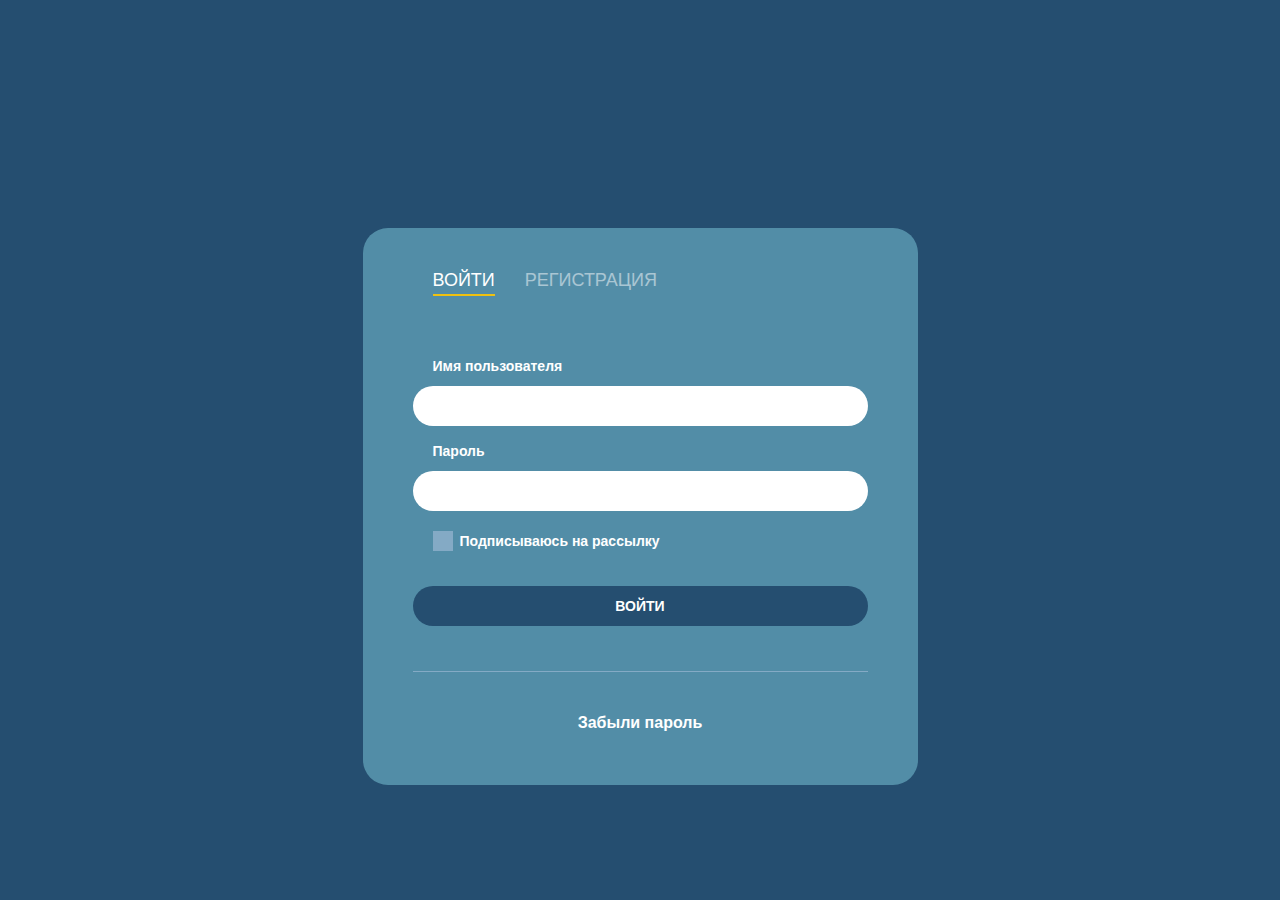
<file: test/index.html>
<!DOCTYPE html>
<html lang="en">
<head>
   <meta charset="UTF-8">
   <meta name="viewport" content="width=device-width, initial-scale=1.0">
   <title>Вход</title>
   <link rel="stylesheet" href="https://cdnjs.cloudflare.com/ajax/libs/twitter-bootstrap/3.3.7/css/bootstrap.min.css" />
<script src="https://cdnjs.cloudflare.com/ajax/libs/jquery/3.1.1/jquery.min.js"></script>
<script src="https://cdnjs.cloudflare.com/ajax/libs/twitter-bootstrap/3.3.7/js/bootstrap.min.js"></script>
<link rel="stylesheet" href="styles.css">
</head>
<body>
   <div class="container">
      <div class="row">
      <div class="col-md-offset-3 col-md-6">
     
      <div class="tab" role="tabpanel">
      <!-- Nav tabs -->
      <ul class="nav nav-tabs" role="tablist">
      <li role="presentation" class="active"><a href="#Section1" aria-controls="home" role="tab" data-toggle="tab">Войти</a></li>
      <li role="presentation"><a href="#Section2" aria-controls="profile" role="tab" data-toggle="tab">Регистрация</a></li>
      </ul>
      <!-- Tab panes -->
      <div class="tab-content tabs">
      <div role="tabpanel" class="tab-pane fade in active" id="Section1">
      <form class="form-horizontal">
      <div class="form-group">
      <label for="exampleInputEmail1">Имя пользователя</label>
      <input type="email" class="form-control" id="exampleInputEmail1">
      </div>
      <div class="form-group">
      <label for="exampleInputPassword1">Пароль</label>
      <input type="password" class="form-control" id="exampleInputPassword1">
      </div>
      <div class="form-group">
      <div class="main-checkbox">
      <input value="None" id="checkbox1" name="check" type="checkbox">
      <label for="checkbox1"></label>
      </div>
      <span class="text">Подписываюсь на рассылку</span>
      </div>
      <div class="form-group">
      <button type="submit" class="btn btn-default">Войти</button>
      </div>
      <div class="form-group forgot-pass">
      <button type="submit" class="btn btn-default">Забыли пароль</button>
      </div>
      </form>
      </div>
      <div role="tabpanel" class="tab-pane fade" id="Section2">
      <form class="form-horizontal">
      <div class="form-group">
      <label for="exampleInputEmail1">Имя</label>
      <input type="text" class="form-control" id="exampleInputEmail1">
      </div>
      <div class="form-group">
      <label for="exampleInputEmail1">Фамилия</label>
      <input type="text" class="form-control" id="exampleInputEmail1">
      </div>
      <div class="form-group">
      <label for="exampleInputEmail1">Адрес электронной почты</label>
      <input type="email" class="form-control" id="exampleInputEmail1">
      </div>
      <div class="form-group">
      <label for="exampleInputPassword1">Пароль</label>
      <input type="password" class="form-control" id="exampleInputPassword1">
      </div>
      <div class="form-group">
      <button type="submit" class="btn btn-default">Зарегистрироваться</button>
      </div>
      </form>
      </div>
      </div>
      </div>
</body>
</html>
</file>
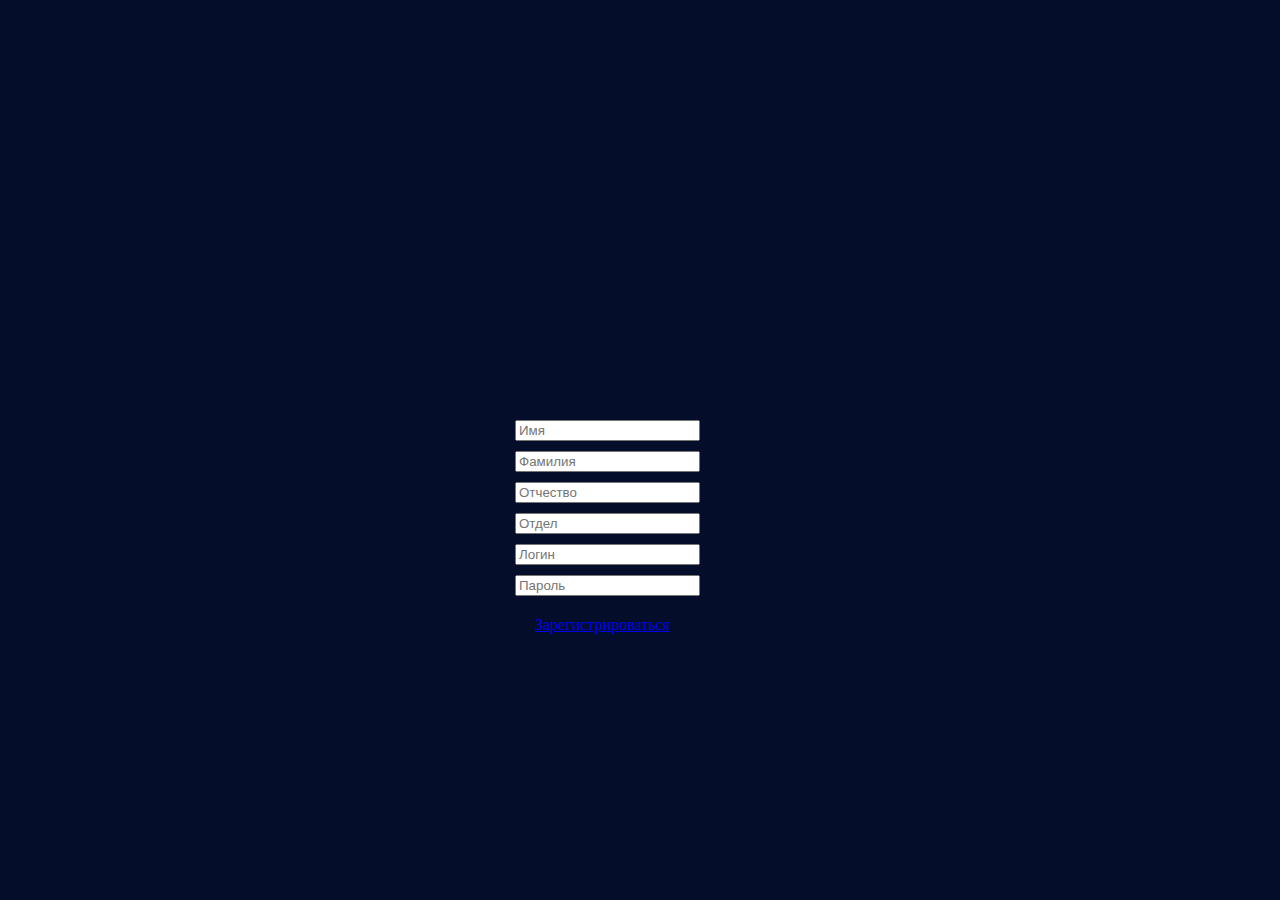
<file: registration.html>
<!DOCTYPE html>
<html lang="ru">
<head>
   <meta charset="UTF-8">
   <meta name="viewport" content="width=device-width, initial-scale=1.0">
   <title>Document</title>
   <link href="https://cdn.jsdelivr.net/npm/bootstrap@5.3.0/dist/css/bootstrap.min.css" rel="stylesheet" integrity="sha384-9ndCyUaIbzAi2FUVXJi0CjmCapSmO7SnpJef0486qhLnuZ2cdeRhO02iuK6FUUVM" crossorigin="anonymous">
   <link rel="stylesheet" href="style_for_registration.css">
</head>
<body>
   <div class="block-registration">
      <div class="input-group mb-3" class="input-group">
         <div class="name">
            <input type="text" class="form-control" placeholder="Имя" aria-label="Recipient's username" aria-describedby="button-addon2">
         </div>
         <div class="second-name">
            <input type="text" class="form-control" placeholder="Фамилия" aria-label="Recipient's username" aria-describedby="button-addon2">
         </div>
         <div class="last-name">
            <input type="text" class="form-control" placeholder="Отчество" aria-label="Recipient's username" aria-describedby="button-addon2">
         </div>
         <div class="department">
            <input type="text" class="form-control" placeholder="Отдел" aria-label="Recipient's username" aria-describedby="button-addon2">
         </div>
         <div class="login">
            <input type="text" class="form-control" placeholder="Логин" aria-label="Recipient's username" aria-describedby="button-addon2">
         </div>
         <div class="password">
            <input type="text" class="form-control" placeholder="Пароль" aria-label="Recipient's username" aria-describedby="button-addon2">
         </div>
      
         <div class="registration">
            <a href="/login.html" class="btn btn-primary" role="button" data-bs-toggle="button">Зарегистрироваться</a>
         </div>
      </div>
   </div>
</body>
</html>
</file>
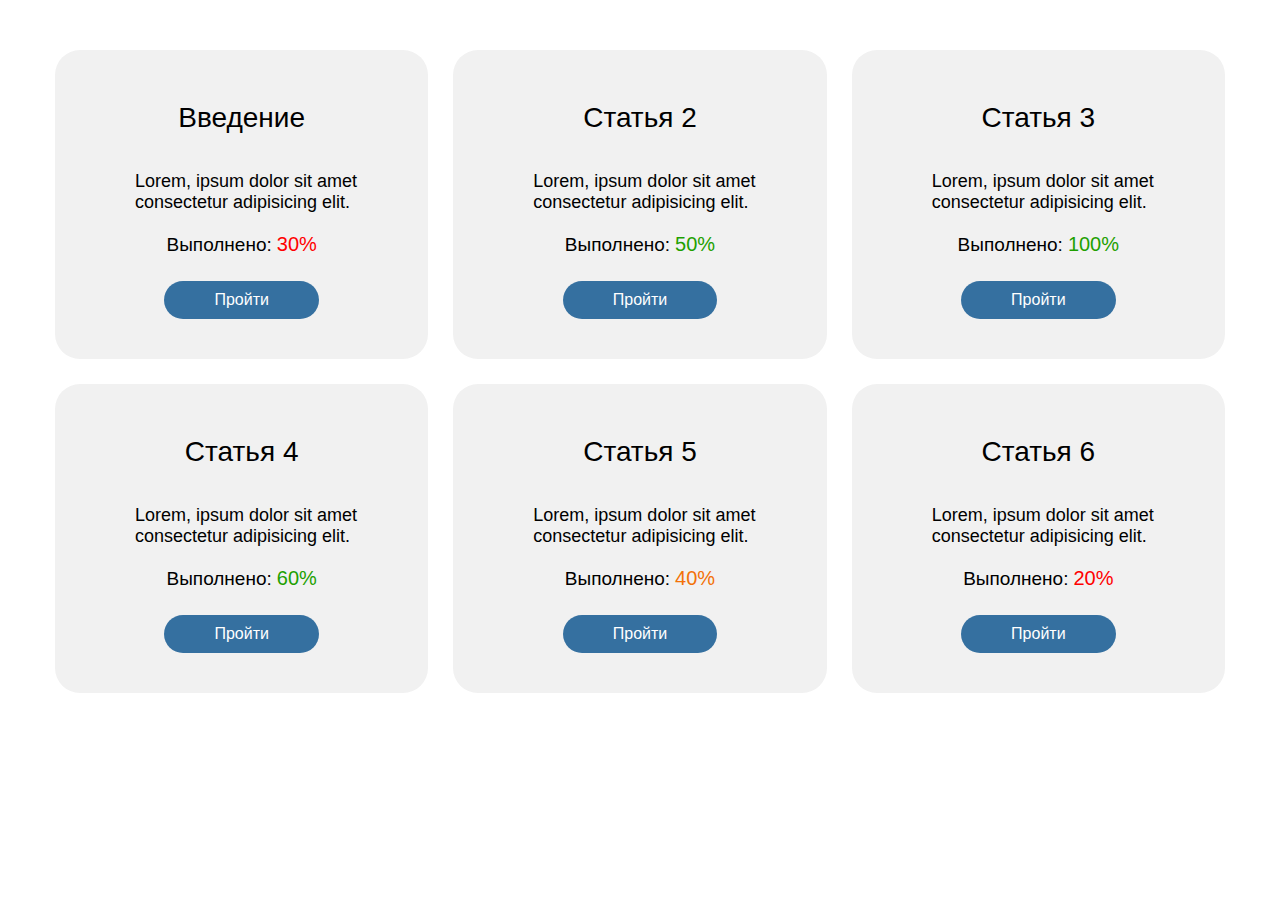
<file: card/card.html>
<!DOCTYPE html>
<html lang="ru">
  <head>
    <meta charset="UTF-8" />
    <meta http-equiv="X-UA-Compatible" content="IE=edge" />
    <meta name="viewport" content="width=device-width, initial-scale=1.0" />
    <title>Document</title>
    <link rel="stylesheet" href="/card/card-style.css" />
  </head>
  <body>
    <section class="card">
      <div class="container">
        <ul class="card__list">
          <li class="card__item">
            <h2 class="card__item-title">Введение</h2>
            <p class="card__item-description">
              Lorem, ipsum dolor sit amet consectetur adipisicing elit.
            </p>
            <p class="card__item-progress">
              Выполнено:<span class="description_percent very-bad">30%</span>
            </p>
            <a class="card__item-btn" href="#">Пройти</a>
          </li>
          <li class="card__item">
            <h2 class="card__item-title">Статья 2</h2>
            <p class="card__item-description">
              Lorem, ipsum dolor sit amet consectetur adipisicing elit.
            </p>
            <p class="card__item-progress">
              Выполнено:<span class="description_percent good">50%</span>
            </p>
            <a class="card__item-btn" href="#">Пройти</a>
          </li>
          <li class="card__item">
            <h2 class="card__item-title">Статья 3</h2>
            <p class="card__item-description">
              Lorem, ipsum dolor sit amet consectetur adipisicing elit.
            </p>
            <p class="card__item-progress">
              Выполнено:<span class="description_percent good">100%</span>
            </p>
            <a class="card__item-btn" href="#">Пройти</a>
          </li>
          <li class="card__item">
            <h2 class="card__item-title">Статья 4</h2>
            <p class="card__item-description">
              Lorem, ipsum dolor sit amet consectetur adipisicing elit.
            </p>
            <p class="card__item-progress">
              Выполнено:<span class="description_percent good">60%</span>
            </p>
            <a class="card__item-btn" href="#">Пройти</a>
          </li>
          <li class="card__item">
            <h2 class="card__item-title">Статья 5</h2>
            <p class="card__item-description">
              Lorem, ipsum dolor sit amet consectetur adipisicing elit.
            </p>
            <p class="card__item-progress">
              Выполнено:<span class="description_percent bad">40%</span>
            </p>
            <a class="card__item-btn" href="#">Пройти</a>
          </li>
          <li class="card__item">
            <h2 class="card__item-title">Статья 6</h2>
            <p class="card__item-description">
              Lorem, ipsum dolor sit amet consectetur adipisicing elit.
            </p>
            <p class="card__item-progress">
              Выполнено:<span class="description_percent very-bad">20%</span>
            </p>
            <a class="card__item-btn" href="#">Пройти</a>
          </li>
        </ul>
      </div>
    </section>
  </body>
</html>
</file>
<file: test/styles.css>
a:hover,
a:focus {
  outline: none;
  text-decoration: none;
}

body {
  background-color: #254e70;
}

.tab {
  /* background: #574ae2; */
  /* background: -webkit-linear-gradient(to bottom, #6f0000, #200122);
  background: linear-gradient(to bottom, #6f0000, #200122); */
  padding: 40px 50px;
  position: relative;
}
.tab:before {
  content: "";
  width: 100%;
  height: 100%;
  display: block;
  position: absolute;
  top: 0;
  left: 0;
  background: #5a99b0;
  opacity: 0.85;
  border-radius: 25px;
}

.row {
  margin-top: 20%;
}

.tab .nav-tabs {
  border-bottom: none;
  padding: 0 20px;
  position: relative;
}
.tab .nav-tabs li {
  margin: 0 30px 0 0;
}
.tab .nav-tabs li a {
  font-size: 18px;
  color: #fff;
  border-radius: 0;
  text-transform: uppercase;
  background: transparent;
  padding: 0;
  margin-right: 0;
  border: none;
  border-bottom: 2px solid transparent;
  opacity: 0.5;
  position: relative;
  transition: all 0.5s ease 0s;
}
.tab .nav-tabs li a:hover {
  background: transparent;
}
.tab .nav-tabs li.active a,
.tab .nav-tabs li.active a:focus,
.tab .nav-tabs li.active a:hover {
  border: none;
  background: transparent;
  opacity: 1;
  border-bottom: 2px solid #eec111;
  color: #fff;
}
.tab .tab-content {
  padding: 20px 0 0 0;
  margin-top: 40px;
  background: transparent;
  z-index: 1;
  position: relative;
}
.form-bg {
  background: #ddd;
}
.form-horizontal .form-group {
  margin: 0 0 15px 0;
  position: relative;
}
.form-horizontal .form-control {
  height: 40px;
  background: #fff;
  border: none;
  border-radius: 20px;
  box-shadow: none;
  padding: 0 20px;
  font-size: 14px;
  font-weight: bold;
  color: #254e70;
  transition: all 0.3s ease 0s;
}
.form-horizontal .form-control:focus {
  box-shadow: none;
  outline: 0 none;
}
.form-horizontal .form-group label {
  padding: 0 20px;
  color: #fff;
  /* text-transform: capitalize; */
  margin-bottom: 10px;
}
.form-horizontal .main-checkbox {
  width: 20px;
  height: 20px;
  background: #84aac5;
  float: left;
  margin: 5px 0 0 20px;
  border: 1px solid #84aac5;
  position: relative;
}
.form-horizontal .main-checkbox label {
  width: 20px;
  height: 20px;
  position: absolute;
  top: 0;
  left: 0;
  cursor: pointer;
}
.form-horizontal .main-checkbox label:after {
  content: "";
  width: 10px;
  height: 5px;
  position: absolute;
  top: 5px;
  left: 4px;
  border: 3px solid #fff;
  border-top: none;
  border-right: none;
  background: transparent;
  opacity: 0;
  -webkit-transform: rotate(-45deg);
  transform: rotate(-45deg);
}
.form-horizontal .main-checkbox input[type="checkbox"] {
  visibility: hidden;
}
.form-horizontal .main-checkbox input[type="checkbox"]:checked + label:after {
  opacity: 1;
}
.form-horizontal .text {
  float: left;
  font-size: 14px;
  font-weight: bold;
  color: #fff;
  margin-left: 7px;
  line-height: 20px;
  padding-top: 5px;
  /* text-transform: capitalize; */
}
.form-horizontal .btn {
  width: 100%;
  background: #254e70;
  padding: 10px 20px;
  border: none;
  font-size: 14px;
  font-weight: bold;
  color: #fff;
  border-radius: 20px;
  text-transform: uppercase;
  margin: 20px 0 30px 0;
  transition: all 0.3s;
}

.form-horizontal .btn:hover {
  background-color: #84aac5;
  color: #ddd;
}

.form-horizontal .btn:focus {
  background: #eec111;
  color: #fff;
  outline: none;
  box-shadow: none;
}
.form-horizontal .forgot-pass {
  border-top: 1px solid #84aac5;
  margin: 0;
  text-align: center;
}
.form-horizontal .forgot-pass .btn {
  width: auto;
  background: transparent;
  margin: 30px 0 0 0;
  font-size: 16px;
  /* color: #615f6c; */
  text-transform: inherit;
  transition: all 0.3s ease 0s;
}
.form-horizontal .forgot-pass .btn:hover {
  color: #254e70;
}
@media only screen and (max-width: 479px) {
  .tab {
    padding: 40px 20px;
  }
}
</file>
<file: style_for_registration.css>
.block-registration{
   width: 100%;
   height: 100%;
   position: fixed;
   top: 0;
   left: 0;
   display: flex;
   align-items: center;
   align-content: center;
   justify-content: center;
   overflow: auto;
}
.input-group{
   height: 60px;
   width: 250px;
}
.name{
   margin-bottom: 10px;
}
.second-name{
   margin-bottom: 10px;
}
.last-name{
   margin-bottom: 10px;
}
.department{
   margin-bottom: 10px;
}
.login{
   margin-top: 10px;
}
.password{
   margin-top: 10px;
}
.registration{
   margin-top: 20px;
   margin-left: 20px;
}
.block-registration{
   background: #040e2b;
}
</file>
<file: card/card-style.css>
@import url("https://fonts.googleapis.com/css2?family=Nunito:ital,wght@0,200;0,400;0,500;0,700;1,400&display=swap");

html {
}

* {
  box-sizing: border-box;
}

body {
  font-family: "Montserrat", sans-serif;
  /* background-color: #182637; */
}

a {
  text-decoration: none;
}

p {
  margin: 0;
}

h1,
h2,
h3,
h4,
h5,
h6 {
  margin: 0;
}

ul {
  margin: 0;
  padding: 0;
  list-style: none;
}

li {
  padding-left: 0;
}

textarea,
input {
  outline: none;
}

.container {
  max-width: 1170px;
  margin: 0 auto;
}

.card {
  margin-top: 50px;
}

.card__list {
  display: grid;
  grid-gap: 25px;
  grid-template-columns: repeat(3, 1fr);
}

.card__item {
  display: flex;
  flex-direction: column;
  align-items: center;
  padding: 40px 45px 40px 45px;
  background-color: #f1f1f1;
  border-radius: 25px;
}

.card__item-title {
  padding-bottom: 25px;
  color: #000;
  font-weight: 500;
  font-size: 28px;
  line-height: 2;
}
.card__item-description {
  padding: 0px 0 20px 35px;
  font-weight: 400;
  font-size: 18px;
}

.card__item-progress {
  margin-bottom: 25px;
  font-weight: 400;
  font-size: 19px;
}

.description_percent {
  padding-left: 5px;
  font-weight: 400;
  font-size: 20px;
}

.very-bad {
  color: red;
}

.bad {
  color: #f37208;
}

.good {
  color: #1ea000;
}

.card__item-btn {
  padding: 10px 50px;
  color: #fff;
  background-color: #3570a0;
  border-radius: 25px;
  cursor: pointer;
}
</file>
